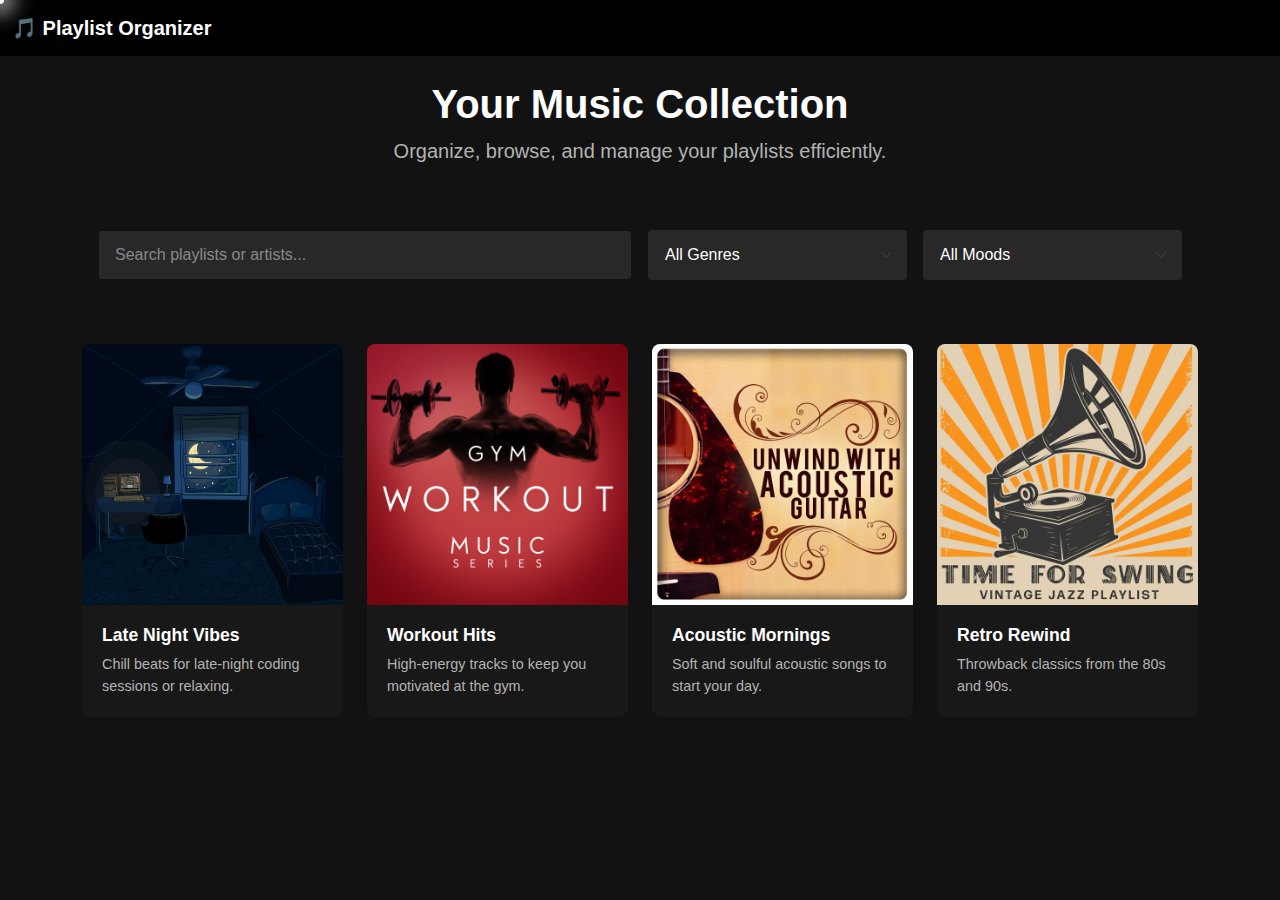
<file: Music Playlist Organiser/index.html>
<!DOCTYPE html>
<html lang="en">
<head>
    <meta charset="UTF-8">
    <meta name="viewport" content="width=device-width, initial-scale=1.0">
    <title>Music Playlist Organizer</title>
    <link href="https://cdn.jsdelivr.net/npm/bootstrap@5.3.3/dist/css/bootstrap.min.css" rel="stylesheet">
    <link rel="stylesheet" href="css/style.css">
</head>
<body>

    <nav class="navbar navbar-expand-lg navbar-dark">
        <div class="container-fluid">
            <a class="navbar-brand" href="#">🎵 Playlist Organizer</a>
        </div>
    </nav>

    <main class="container mt-4">
        <header class="text-center mb-5">
            <h1>Your Music Collection</h1>
            <p class="lead">Organize, browse, and manage your playlists efficiently.</p>
        </header>

        <section id="filter-section" class="row g-3 align-items-center mb-5 p-3 rounded-3">
            <div class="col-md-6">
                <input type="text" id="searchInput" class="form-control" placeholder="Search playlists or artists...">
            </div>
            <div class="col-md-3">
                <select id="genreFilter" class="form-select">
                    <option value="">All Genres</option>
                    </select>
            </div>
            <div class="col-md-3">
                <select id="moodFilter" class="form-select">
                    <option value="">All Moods</option>
                    </select>
            </div>
        </section>

        <section id="playlist-grid" class="row">
            </section>
    </main>

    <script src="https://code.jquery.com/jquery-3.7.1.min.js"></script>
    <script src="https://cdn.jsdelivr.net/npm/bootstrap@5.3.3/dist/js/bootstrap.bundle.min.js"></script>
    <script src="js/data.js"></script>
    <script src="js/cursor.js"></script>
    <script src="js/script.js"></script>
</body>
</html>
</file>
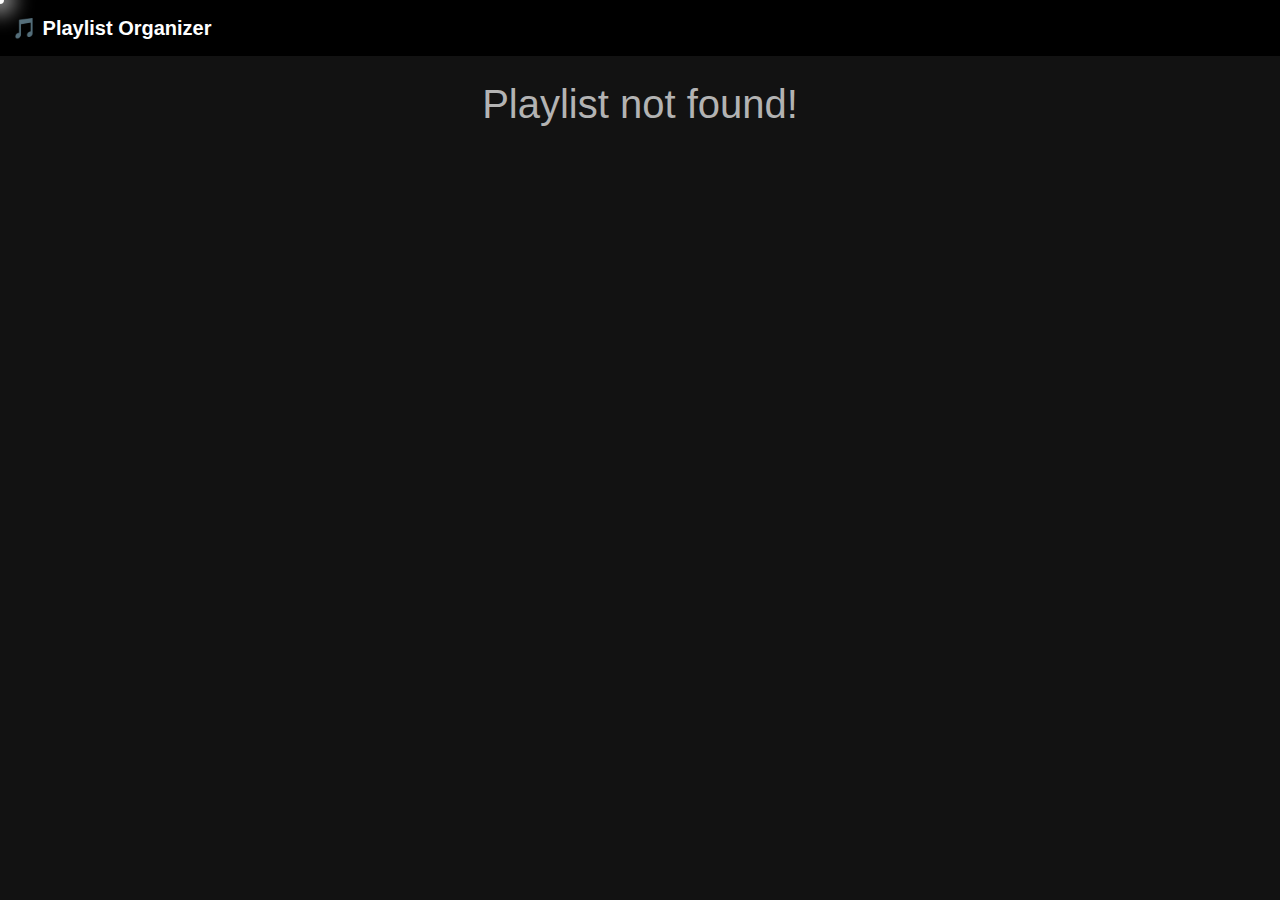
<file: Music Playlist Organiser/playlist.html>
<!DOCTYPE html>
<html lang="en">
<head>
    <meta charset="UTF-8">
    <meta name="viewport" content="width=device-width, initial-scale=1.0">
    <title>Playlist Details</title>
    <link href="https://cdn.jsdelivr.net/npm/bootstrap@5.3.3/dist/css/bootstrap.min.css" rel="stylesheet">
    <link rel="stylesheet" href="https://cdn.jsdelivr.net/npm/bootstrap-icons@1.11.3/font/bootstrap-icons.min.css">
    <link rel="stylesheet" href="css/style.css">
</head>
<body>

    <nav class="navbar navbar-expand-lg navbar-dark">
        <div class="container-fluid">
            <a class="navbar-brand" href="index.html">🎵 Playlist Organizer</a>
        </div>
    </nav>

    <main class="container mt-4">
        <header id="playlist-header" class="row align-items-center mb-5">
            </header>

        <section id="player-section" class="mb-4">
            <audio id="audio-player" controls class="w-100"></audio>
        </section>

        <section id="tracklist-section">
            <table class="table table-hover align-middle">
                <thead>
                    <tr>
                        <th scope="col">#</th>
                        <th scope="col">Title</th>
                        <th scope="col">Artist</th>
                        <th scope="col">Genre</th>
                        <th scope="col">Duration</th>
                        <th scope="col" class="text-end">Actions</th>
                    </tr>
                </thead>
                <tbody id="tracklist-body">
                    </tbody>
            </table>
        </section>
    </main>

    <script src="https://code.jquery.com/jquery-3.7.1.min.js"></script>
    <script src="js/data.js"></script>
    <script src="js/cursor.js"></script>
    <script src="js/playlist.js"></script>
</body>
</html>
</file>
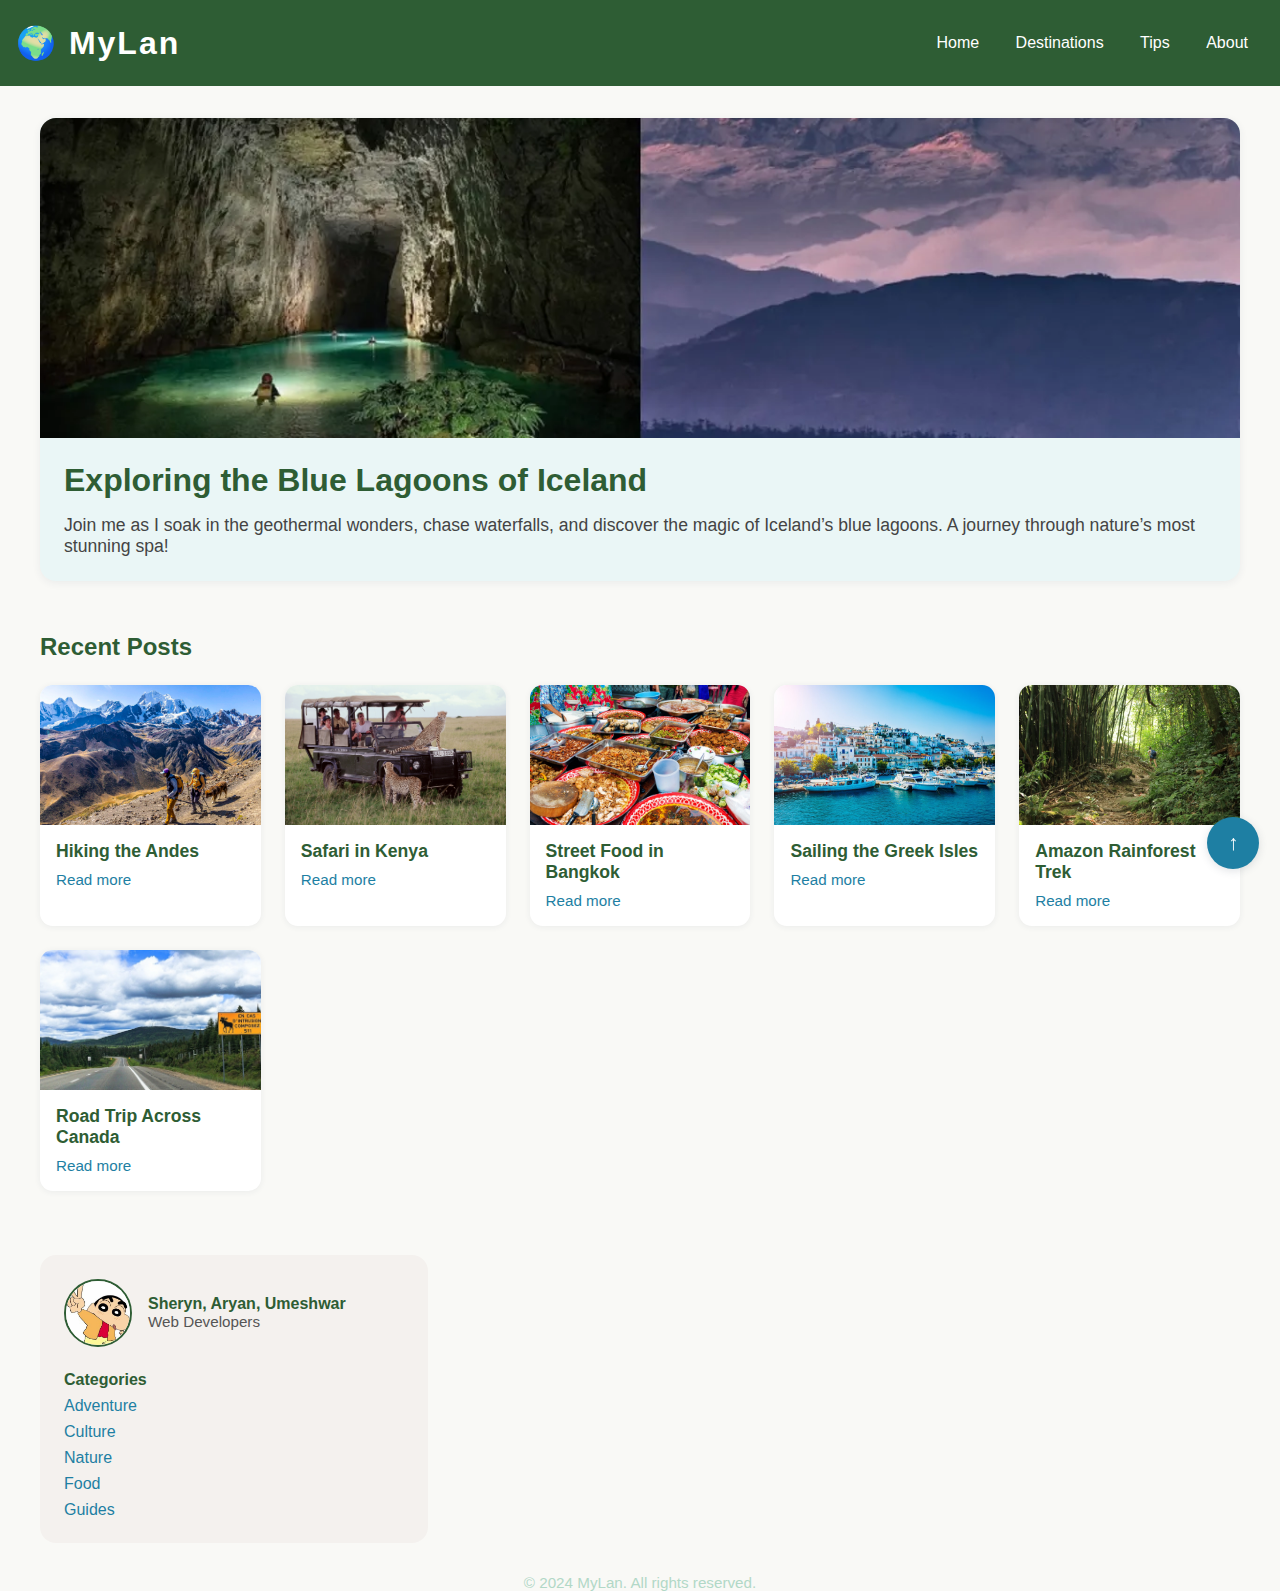
<file: Travel Blog Template/Travel Blog.html>
<!DOCTYPE html>
<html lang="en">
<head>
    <meta charset="UTF-8">
    <title>Travel Blog Template</title>
    <meta name="viewport" content="width=device-width, initial-scale=1.0">
</head>
<body style="margin:0; font-family: 'Segoe UI', Arial, sans-serif; background:#f9f9f6; color:#222;">

    <!-- Header -->
    <header style="background:#2e5d34; color:#fff; padding:1.5em 1em; display:flex; align-items:center; justify-content:space-between; flex-wrap:wrap;">
        <div style="font-size:2em; font-weight:bold; letter-spacing:2px;">🌍 MyLan</div>
        <nav>
            <a href="#" style="color:#fff; text-decoration:none; margin:0 1em; font-size:1em;">Home</a>
            <a href="#" style="color:#fff; text-decoration:none; margin:0 1em; font-size:1em;">Destinations</a>
            <a href="#" style="color:#fff; text-decoration:none; margin:0 1em; font-size:1em;">Tips</a>
            <a href="#" style="color:#fff; text-decoration:none; margin:0 1em; font-size:1em;">About</a>
        </nav>
    </header>

    <!-- Main Content -->
    <main style="display:flex; flex-direction:column; gap:2em; max-width:1200px; margin:0 auto; padding:1em;">

        <!-- Featured Post -->
        <section style="display:flex; flex-direction:column; background:#eaf6f6; border-radius:1em; overflow:hidden; box-shadow:0 2px 8px rgba(44,62,80,0.07); margin-top:1em;">
            <img src="Featured.png" alt="Featured Destination" style="width:100%; max-height:320px; object-fit:cover;">
            <div style="padding:1.5em;">
                <h1 style="margin:0 0 0.5em 0; font-size:2em; color:#2e5d34;">Exploring the Blue Lagoons of Iceland</h1>
                <p style="font-size:1.1em; color:#444; margin:0;">Join me as I soak in the geothermal wonders, chase waterfalls, and discover the magic of Iceland’s blue lagoons. A journey through nature’s most stunning spa!</p>
            </div>
        </section>

        <!-- Content Grid -->
        <div style="display:flex; flex-direction:column; gap:2em; width:100%;">

            <!-- Recent Posts -->
            <section style="flex:2;">
                <h2 style="font-size:1.5em; color:#2e5d34; margin-bottom:1em;">Recent Posts</h2>
                <div style="display:grid; grid-template-columns:repeat(auto-fit, minmax(220px,1fr)); gap:1.5em;">
                    <!-- Card 1 -->
                    <div class="card" style="background:#fff; border-radius:0.8em; box-shadow:0 1px 6px rgba(44,62,80,0.07); overflow:hidden; display:flex; flex-direction:column; transition:transform 0.2s;">
                        <img src="HikingtheAndes.jpg" alt="Post 1" style="width:100%; height:140px; object-fit:cover;">
                        <div style="padding:1em;">
                            <h3 style="margin:0 0 0.5em 0; font-size:1.1em; color:#2e5d34;">Hiking the Andes</h3>
                            <a href="#" style="color:#1e7fa3; text-decoration:none; font-size:0.95em;">Read more</a>
                        </div>
                    </div>
                    <!-- Card 2 -->
                    <div class="card" style="background:#fff; border-radius:0.8em; box-shadow:0 1px 6px rgba(44,62,80,0.07); overflow:hidden; display:flex; flex-direction:column; transition:transform 0.2s;">
                        <img src="SafariinKenya.jpg" alt="Post 2" style="width:100%; height:140px; object-fit:cover;">
                        <div style="padding:1em;">
                            <h3 style="margin:0 0 0.5em 0; font-size:1.1em; color:#2e5d34;">Safari in Kenya</h3>
                            <a href="#" style="color:#1e7fa3; text-decoration:none; font-size:0.95em;">Read more</a>
                        </div>
                    </div>
                    <!-- Card 3 -->
                    <div class="card" style="background:#fff; border-radius:0.8em; box-shadow:0 1px 6px rgba(44,62,80,0.07); overflow:hidden; display:flex; flex-direction:column; transition:transform 0.2s;">
                        <img src="StreetFoodinBangkok.png" alt="Post 3" style="width:100%; height:140px; object-fit:cover;">
                        <div style="padding:1em;">
                            <h3 style="margin:0 0 0.5em 0; font-size:1.1em; color:#2e5d34;">Street Food in Bangkok</h3>
                            <a href="#" style="color:#1e7fa3; text-decoration:none; font-size:0.95em;">Read more</a>
                        </div>
                    </div>
                    <!-- Card 4 -->
                    <div class="card" style="background:#fff; border-radius:0.8em; box-shadow:0 1px 6px rgba(44,62,80,0.07); overflow:hidden; display:flex; flex-direction:column; transition:transform 0.2s;">
                        <img src="SailingtheGreekIsles.jpg" alt="Post 4" style="width:100%; height:140px; object-fit:cover;">
                        <div style="padding:1em;">
                            <h3 style="margin:0 0 0.5em 0; font-size:1.1em; color:#2e5d34;">Sailing the Greek Isles</h3>
                            <a href="#" style="color:#1e7fa3; text-decoration:none; font-size:0.95em;">Read more</a>
                        </div>
                    </div>
                    <!-- Card 5 -->
                    <div class="card" style="background:#fff; border-radius:0.8em; box-shadow:0 1px 6px rgba(44,62,80,0.07); overflow:hidden; display:flex; flex-direction:column; transition:transform 0.2s;">
                        <img src="AmazonRainforestTrek.png" alt="Post 5" style="width:100%; height:140px; object-fit:cover;">
                        <div style="padding:1em;">
                            <h3 style="margin:0 0 0.5em 0; font-size:1.1em; color:#2e5d34;">Amazon Rainforest Trek</h3>
                            <a href="#" style="color:#1e7fa3; text-decoration:none; font-size:0.95em;">Read more</a>
                        </div>
                    </div>
                    <!-- Card 6 -->
                    <div class="card" style="background:#fff; border-radius:0.8em; box-shadow:0 1px 6px rgba(44,62,80,0.07); overflow:hidden; display:flex; flex-direction:column; transition:transform 0.2s;">
                        <img src="RoadTripAcrossCanada.jpg" alt="Post 6" style="width:100%; height:140px; object-fit:cover;">
                        <div style="padding:1em;">
                            <h3 style="margin:0 0 0.5em 0; font-size:1.1em; color:#2e5d34;">Road Trip Across Canada</h3>
                            <a href="#" style="color:#1e7fa3; text-decoration:none; font-size:0.95em;">Read more</a>
                        </div>
                    </div>
                </div>
            </section>

            <!-- Sidebar -->
            <aside style="flex:1; background:#f4f1ee; border-radius:1em; padding:1.5em; margin-top:2em; max-width:340px;">
                <div style="display:flex; align-items:center; gap:1em; margin-bottom:1.5em;">
                    <img src="sinchan.jpg" alt="Blogger" style="width:64px; height:64px; border-radius:50%; object-fit:cover; border:2px solid #2e5d34;">
                    <div>
                        <div style="font-weight:bold; color:#2e5d34;">Sheryn, Aryan, Umeshwar</div>
                        <div style="font-size:0.95em; color:#555;">Web Developers</div>
                    </div>
                </div>
                <div>
                    <h4 style="margin:0 0 0.5em 0; color:#2e5d34;">Categories</h4>
                    <ul style="list-style:none; padding:0; margin:0;">
                        <li style="margin-bottom:0.5em;"><a href="#" style="color:#1e7fa3; text-decoration:none;">Adventure</a></li>
                        <li style="margin-bottom:0.5em;"><a href="#" style="color:#1e7fa3; text-decoration:none;">Culture</a></li>
                        <li style="margin-bottom:0.5em;"><a href="#" style="color:#1e7fa3; text-decoration:none;">Nature</a></li>
                        <li style="margin-bottom:0.5em;"><a href="#" style="color:#1e7fa3; text-decoration:none;">Food</a></li>
                        <li><a href="#" style="color:#1e7fa3; text-decoration:none;">Guides</a></li>
                    </ul>
                </div>
            </aside>
        </div>
    </main>
      <div style="text-align:center; font-size:0.95em; color:#b2d8c7; margin-top:1em;">
                &copy; 2024 MyLan. All rights reserved.
            </div>
        </div>
    </footer>

    <!-- Back to Top Button -->
    <button onclick="window.scrollTo({top:0,behavior:'smooth'})"
        style="position:fixed; right:1em; bottom:1.5em; background:#1e7fa3; color:#fff; border:none; border-radius:50%; width:2.5em; height:2.5em; font-size:1.3em; box-shadow:0 2px 8px rgba(44,62,80,0.15); cursor:pointer; z-index:100;">
        ↑
    </button>

</body>
</html>
</file>
<file: Music Playlist Organiser/css/style.css>
/* css/style.css */

/* 1. General Theme & Spotify-like Body
   ----------------------------------------- */
body {
    background-color: #121212;
    color: #b3b3b3;
    font-family: -apple-system, BlinkMacSystemFont, "Segoe UI", Roboto, "Helvetica Neue", Arial, sans-serif;
    cursor: none; /* Hide the default browser cursor */
}

/* 2. Typography & Headers
   ----------------------------------------- */
main > header h1 {
    font-weight: 900;
    color: #ffffff;
}

/* 3. Navigation
   ----------------------------------------- */
.navbar-brand {
    font-weight: bold;
    color: #ffffff;
}
.navbar {
    background-color: #000000 !important;
}

/* 4. Filter & Search Section (Inputs)
   ----------------------------------------- */
.form-control, .form-select {
    background-color: #282828;
    border: 1px solid transparent;
    color: #ffffff;
    border-radius: 4px;
    padding: 0.75rem 1rem;
    transition: border-color 0.2s ease, box-shadow 0.2s ease;
}
.form-control::placeholder {
    color: #888888;
}
.form-control:focus, .form-select:focus {
    background-color: #333333;
    color: #ffffff;
    border-color: #4169E1;
    box-shadow: 0 0 0 2px rgba(65, 105, 225, 0.5);
}

/* 5. Playlist Cards (Spotify Style)
   ----------------------------------------- */
.playlist-card {
    background-color: #181818;
    border-radius: 8px;
    border: none;
    transition: background-color 0.3s ease, transform 0.4s ease, opacity 0.4s ease;
    overflow: hidden;
}

.playlist-card:hover {
    background-color: #282828;
    transform: translateY(-8px);
    cursor: pointer;
}

.playlist-card.clicked {
    transform: scale(1.2); /* Enlarge the card more */
    opacity: 0; /* Fade it out */
}

/* This new rule ensures the link fills the card and inherits text color */
.playlist-link {
    text-decoration: none;
    color: inherit;
    display: block;
}

.playlist-card .card-img-top {
    padding: 0;
}

.playlist-card .card-body {
    padding: 1.25rem;
}

.playlist-card .card-title {
    color: #ffffff;
    font-weight: 700;
    font-size: 1.1rem;
}

.playlist-card .card-text {
    color: #b3b3b3;
    font-size: 0.9rem;
}

/* 6. Details Page & Tables
   ----------------------------------------- */
#playlist-cover {
    max-width: 250px;
    border-radius: 8px;
    box-shadow: 0 10px 30px rgba(0,0,0,0.5);
}

.table {
    --bs-table-bg: transparent;
    --bs-table-hover-bg: #2a2a2a;
    --bs-table-color: #cccccc;
    --bs-table-border-color: #333333;
}

thead th {
    color: #888888;
    font-weight: 500;
    text-transform: uppercase;
    font-size: 0.8em;
    letter-spacing: 0.5px;
}

.action-btn {
    background: none;
    border: none;
    color: #888888;
    transition: color 0.2s ease;
    font-size: 1.2rem;
}

.action-btn:hover {
    color: #ffffff;
}
.action-btn.btn-remove:hover {
    color: #4169E1;
}

/* Style for the currently playing song row */
.table-hover > tbody > tr.now-playing,
.table-hover > tbody > tr.now-playing:hover {
    background-color: rgba(65, 105, 225, 0.25);
    color: #ffffff;
    font-weight: bold;
}

/* Style for the audio player */
#audio-player {
    border-radius: 5px;
}

/* 8. Custom Glowing Cursor Effect
   ----------------------------------------- */
.custom-cursor {
    position: fixed;
    left: 0;
    top: 0;
    width: 8px;
    height: 8px;
    background-color: #ffffff;
    border-radius: 50%;
    pointer-events: none;
    transform: translate(-50%, -50%);
    transition: width 0.2s, height 0.2s, background-color 0.2s;
    z-index: 10000;
}

.custom-cursor::before {
    content: '';
    position: absolute;
    left: 50%;
    top: 50%;
    width: 30px;
    height: 30px;
    background-color: #ffffff;
    border-radius: 50%;
    transform: translate(-50%, -50%);
    filter: blur(10px);
    opacity: 0.6;
    z-index: -1;
    transition: width 0.2s, height 0.2s, opacity 0.2s, filter 0.2s;
}

.custom-cursor.active {
    width: 12px;
    height: 12px;
}
.custom-cursor.active::before {
    width: 40px;
    height: 40px;
    filter: blur(18px);
    opacity: 0.8;
}
</file>
